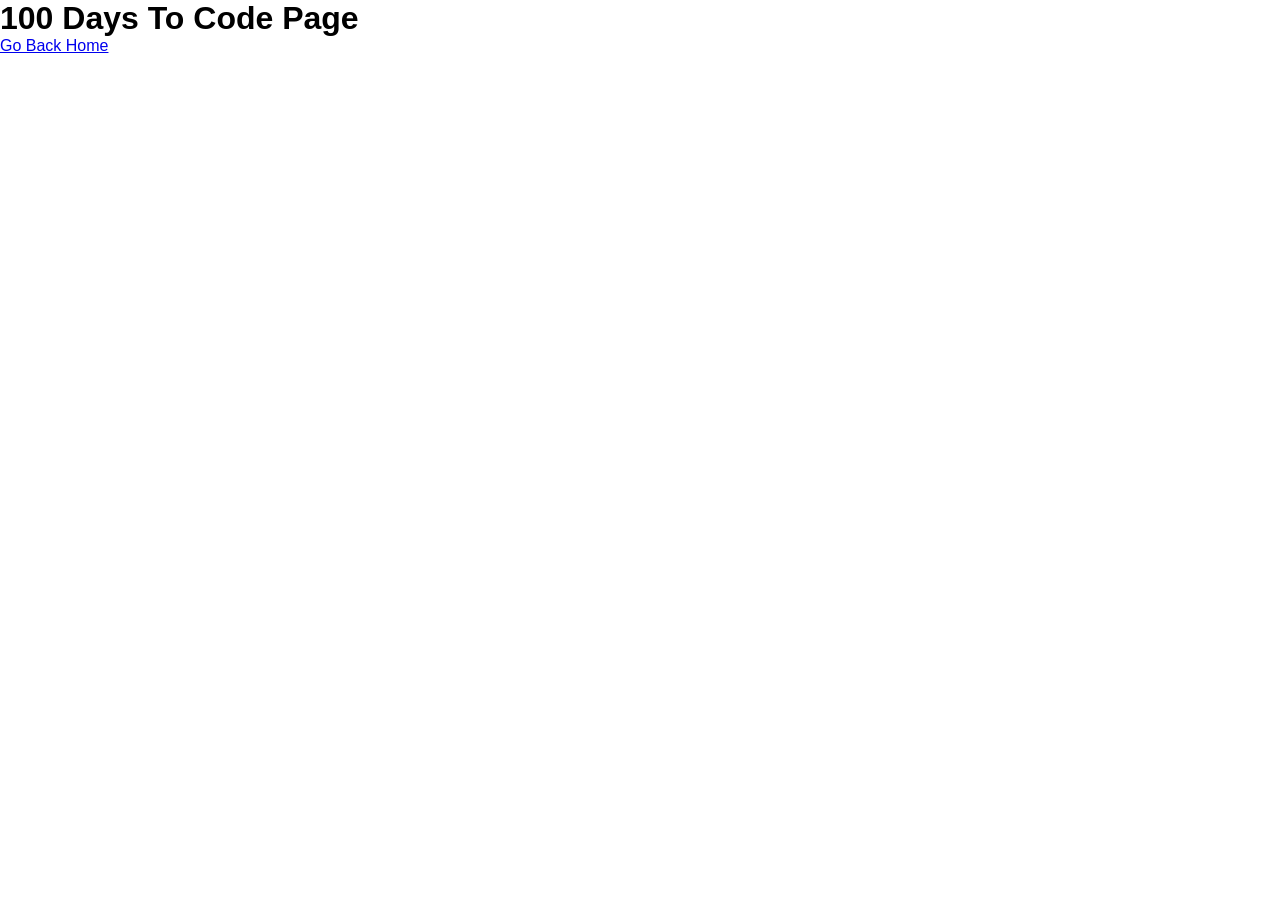
<file: career-platform/code100.html>
<!DOCTYPE html>
<html>

<head>
    <title>100 Days To Code</title>
    <link rel="stylesheet" href="style.css">
</head>

<body>

    <h1>100 Days To Code Page</h1>

    <a href="index.html">
        Go Back Home
    </a>

</body>

</html>
</file>
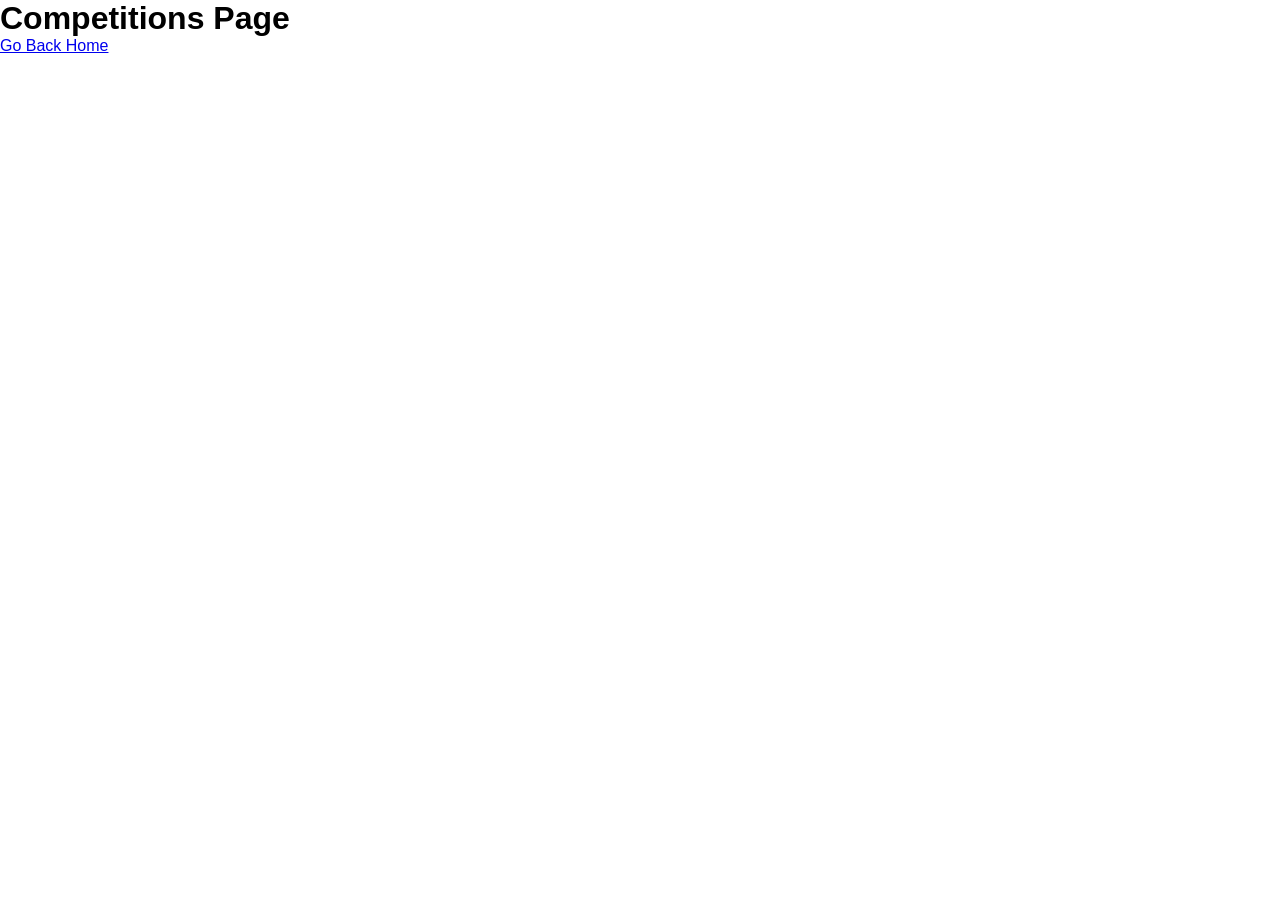
<file: career-platform/competitions.html>
<!DOCTYPE html>
<html>

<head>
    <title>Competitions</title>
    <link rel="stylesheet" href="style.css">
</head>

<body>

    <h1>Competitions Page</h1>

    <a href="index.html">
        Go Back Home
    </a>

</body>

</html>
</file>
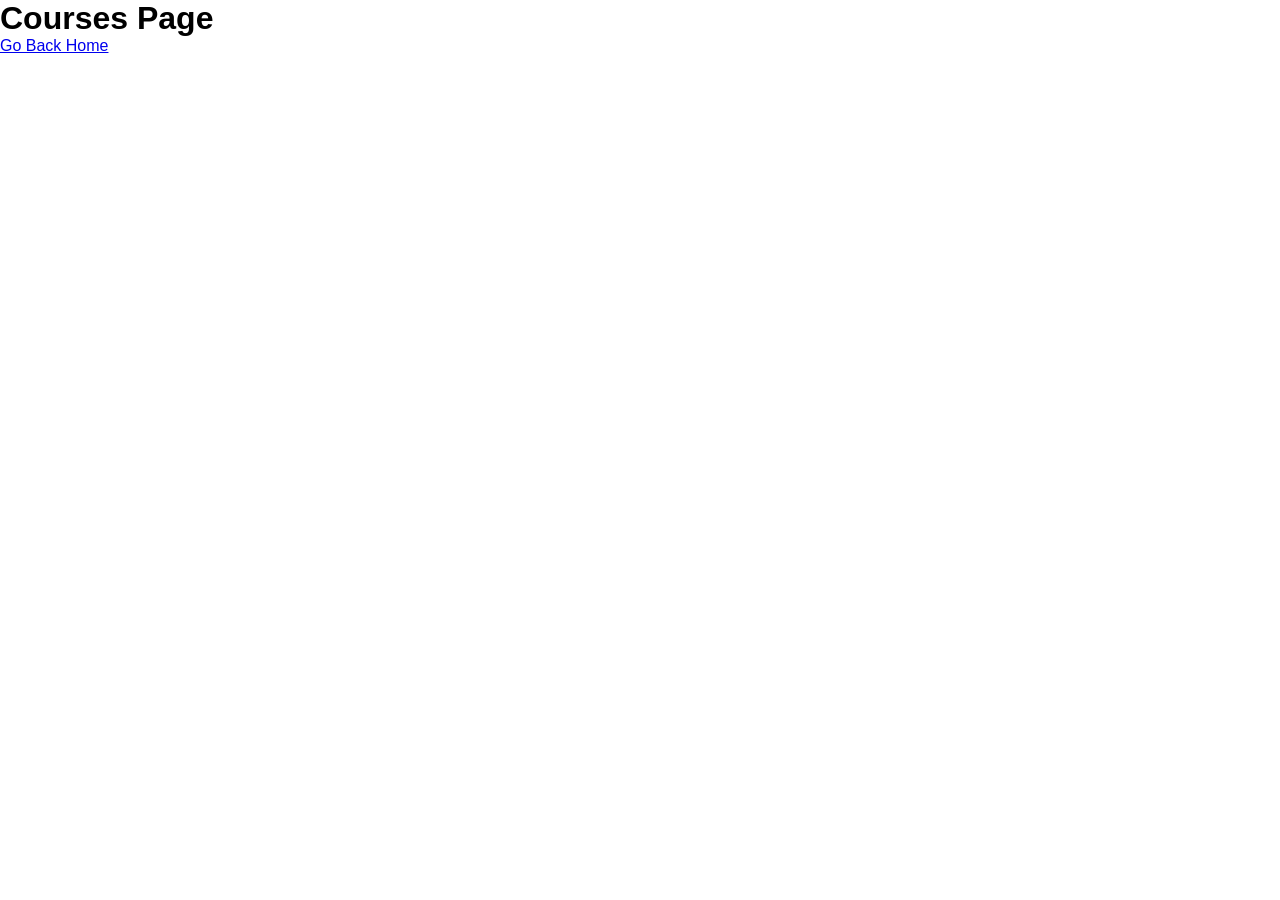
<file: career-platform/courses.html>
<!DOCTYPE html>
<html>

<head>
    <title>Courses</title>
    <link rel="stylesheet" href="style.css">
</head>

<body>

    <h1>Courses Page</h1>

    <a href="index.html">
        Go Back Home
    </a>

</body>

</html>
</file>
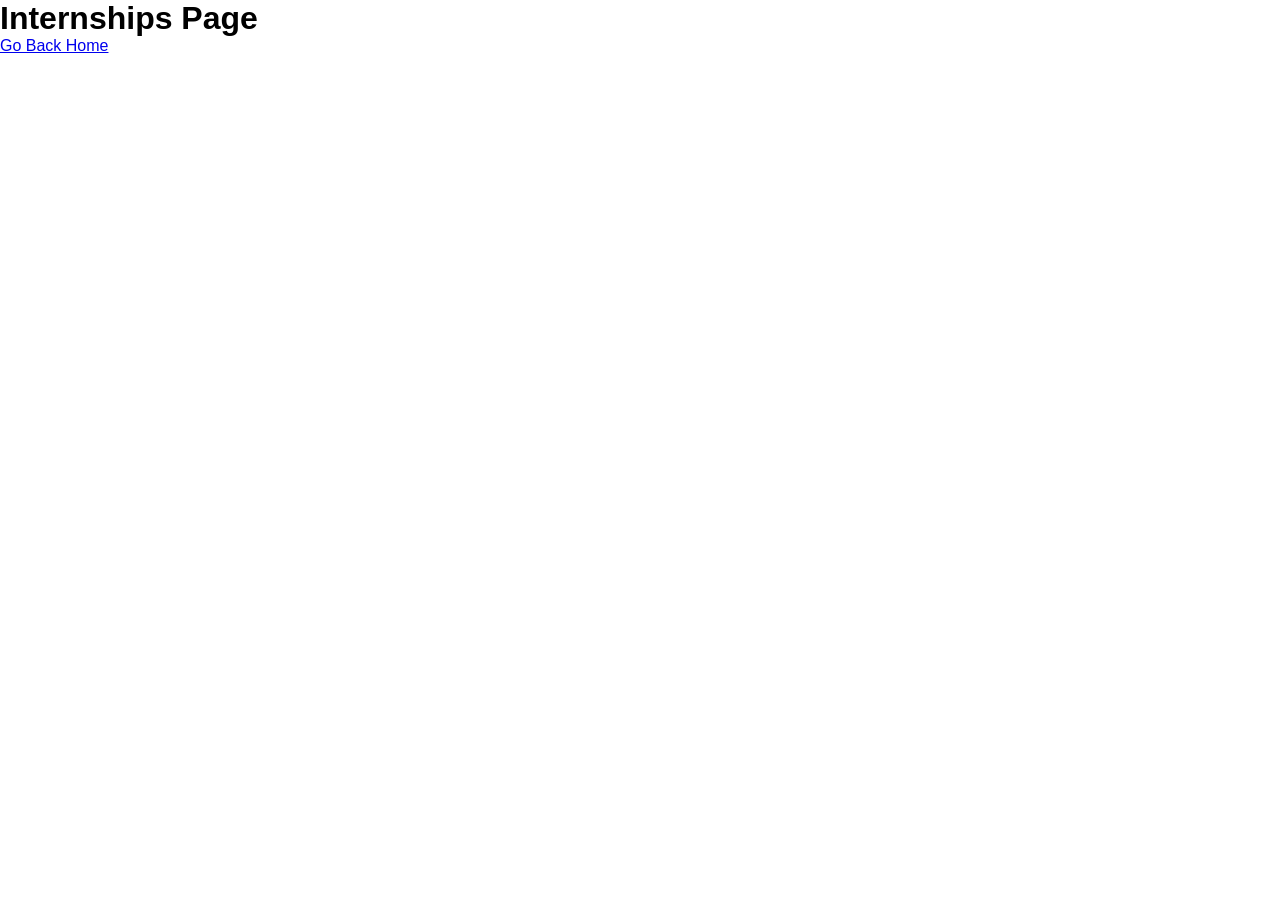
<file: career-platform/internships.html>
<!DOCTYPE html>
<html>

<head>
    <title>Internships</title>
    <link rel="stylesheet" href="style.css">
</head>

<body>

    <h1>Internships Page</h1>

    <a href="index.html">
        Go Back Home
    </a>

</body>

</html>
</file>
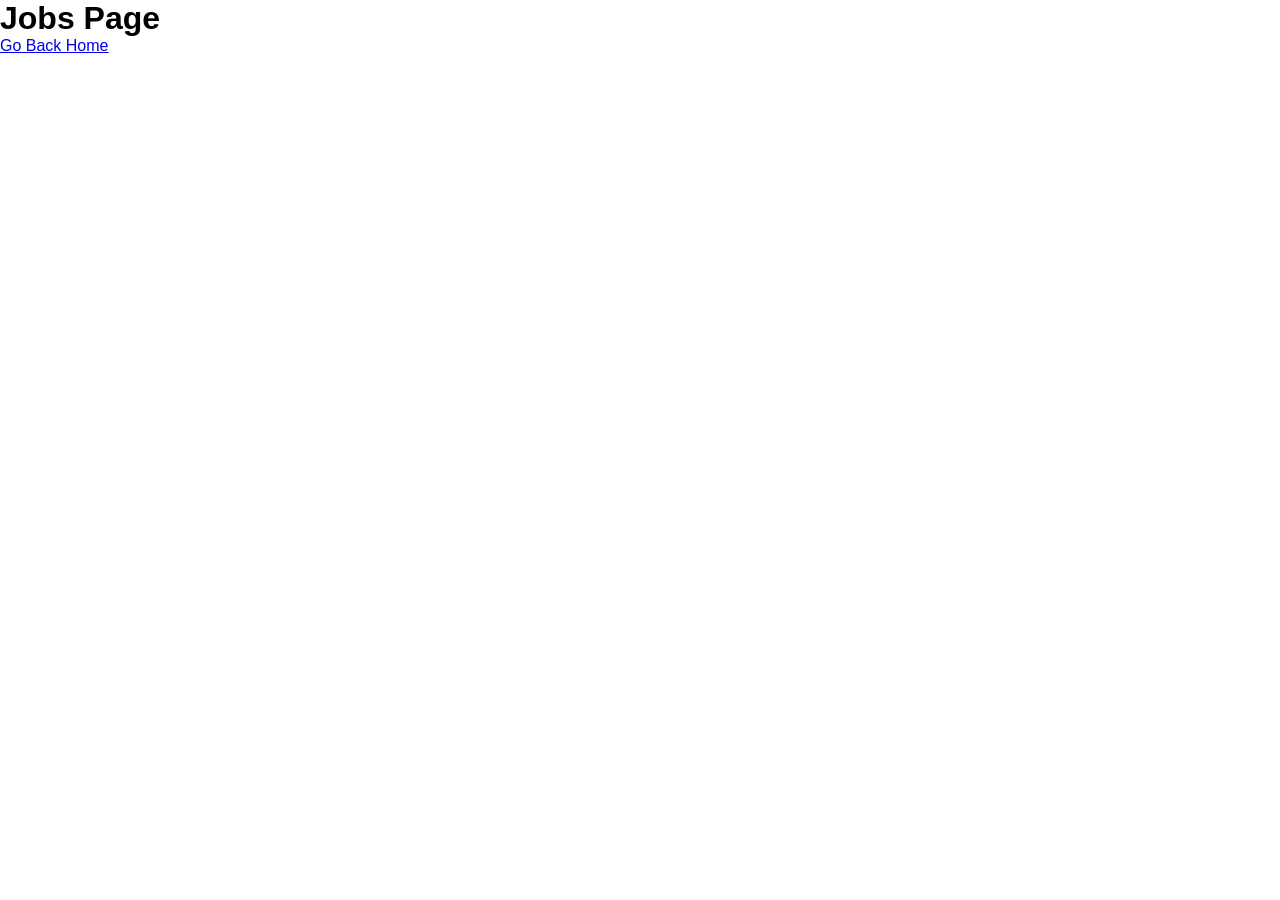
<file: career-platform/jobs.html>
<!DOCTYPE html>
<html>

<head>
    <title>Jobs</title>
    <link rel="stylesheet" href="style.css">
</head>

<body>

    <h1>Jobs Page</h1>

    <a href="index.html">
        Go Back Home
    </a>

</body>

</html>
</file>
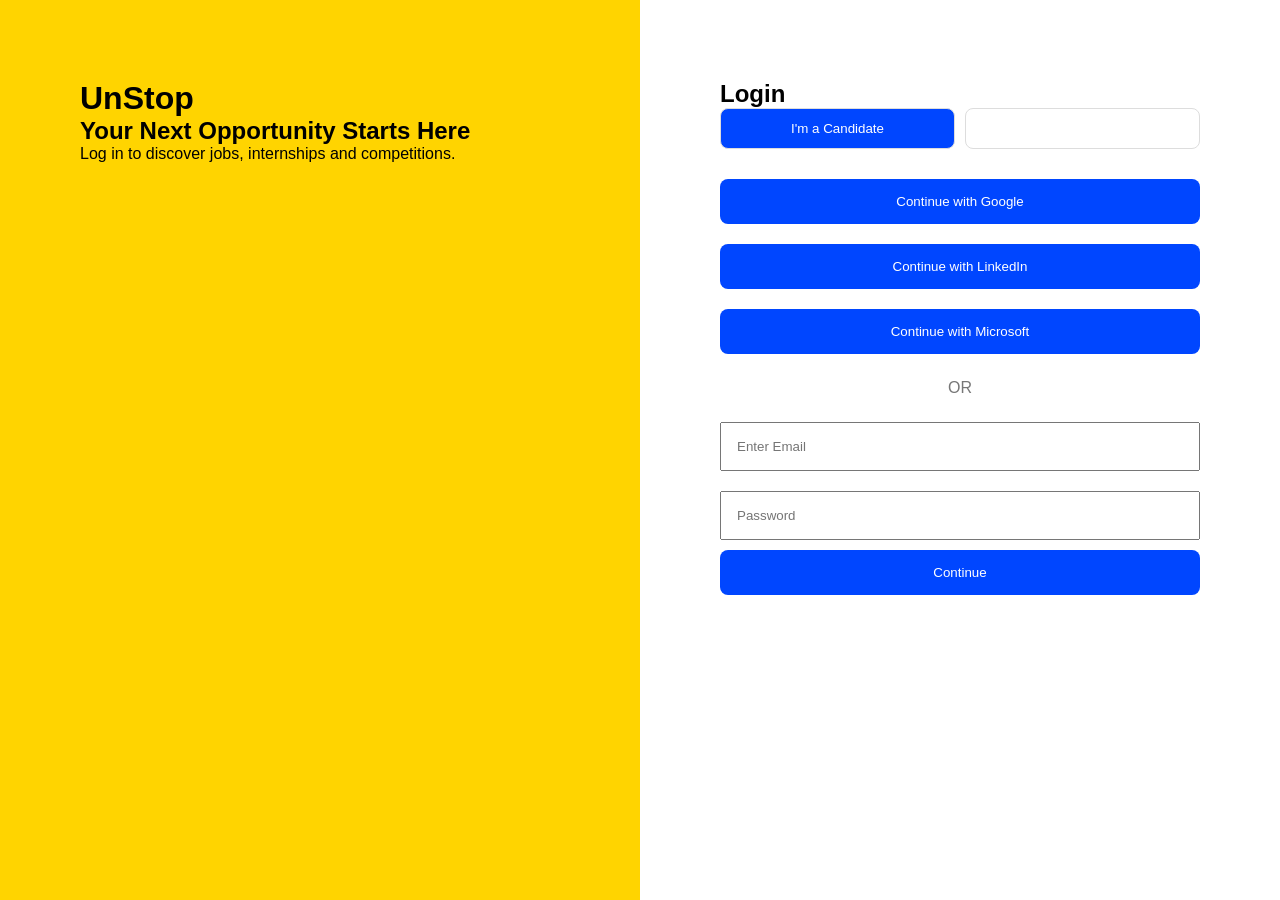
<file: career-platform/login.html>
<!DOCTYPE html>
<html>

<head>
    <title>Login</title>
    <link rel="stylesheet" href="style.css">
</head>

<body>

    <div class="login-page">

        <div class="login-left">

            <h1>UnStop</h1>

            <h2>Your Next Opportunity Starts Here</h2>

            <p>
                Log in to discover jobs,
                internships and competitions.
            </p>

        </div>

        <div class="login-right">

            <h2>Login</h2>

            <div class="account-type">

                <button id="candidateBtn" class="active-btn">
                    I'm a Candidate
                </button>

                <button id="employerBtn">
                    I'm an Employer
                </button>

            </div>

            <button class="social-btn">
                Continue with Google
            </button>

            <button class="social-btn">
                Continue with LinkedIn
            </button>

            <button class="social-btn">
                Continue with Microsoft
            </button>

            <p class="or-text">OR</p>

            <input type="email" id="loginEmail" placeholder="Enter Email">

            <input type="password" id="loginPassword" placeholder="Password">

            <button id="loginBtn">
                Continue
            </button>

        </div>

    </div>

    <script src="script.js"></script>

</body>

</html>
</file>
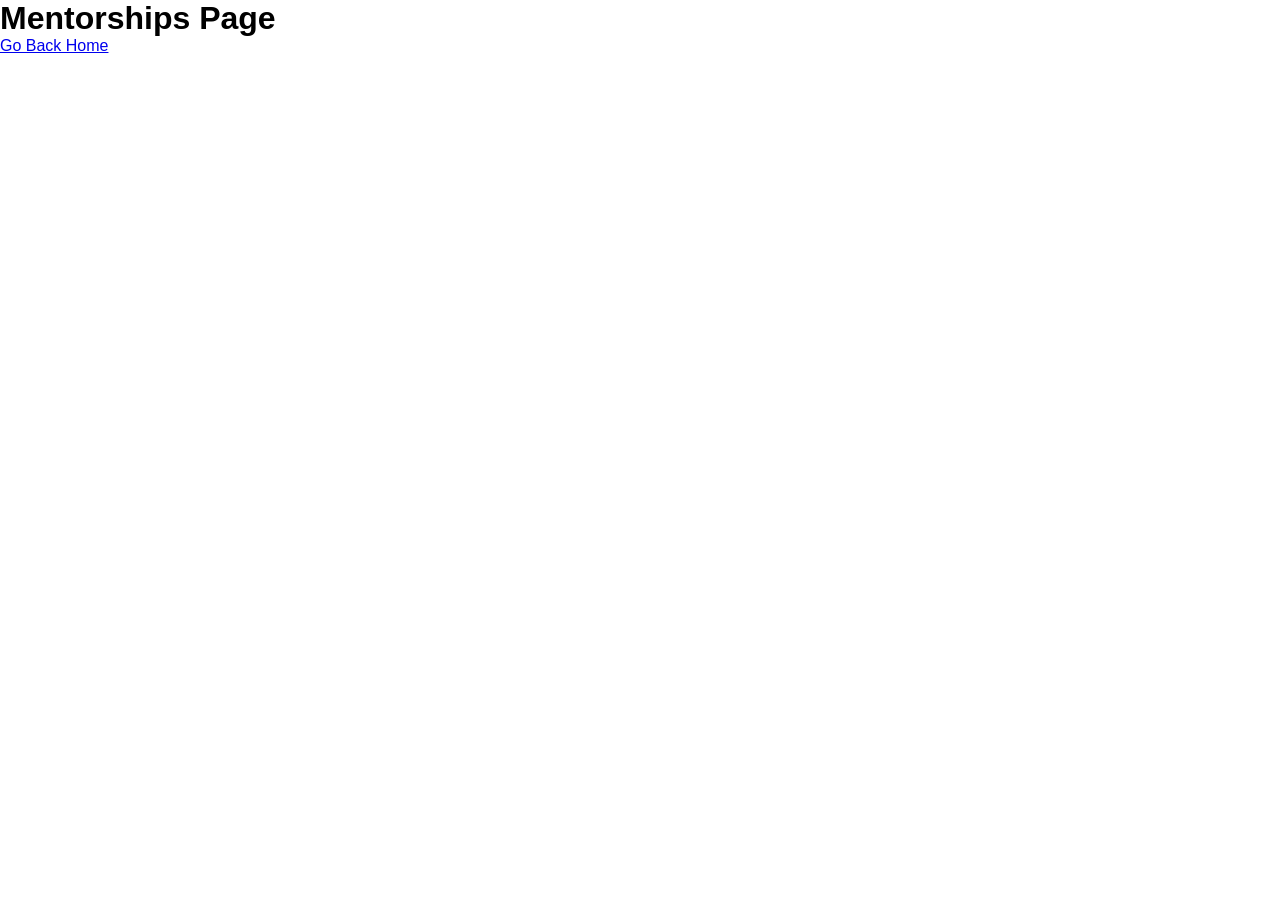
<file: career-platform/mentorships.html>
<!DOCTYPE html>
<html>

<head>
    <title>Mentorships</title>
    <link rel="stylesheet" href="style.css">
</head>

<body>

    <h1>Mentorships Page</h1>

    <a href="index.html">
        Go Back Home
    </a>

</body>

</html>
</file>
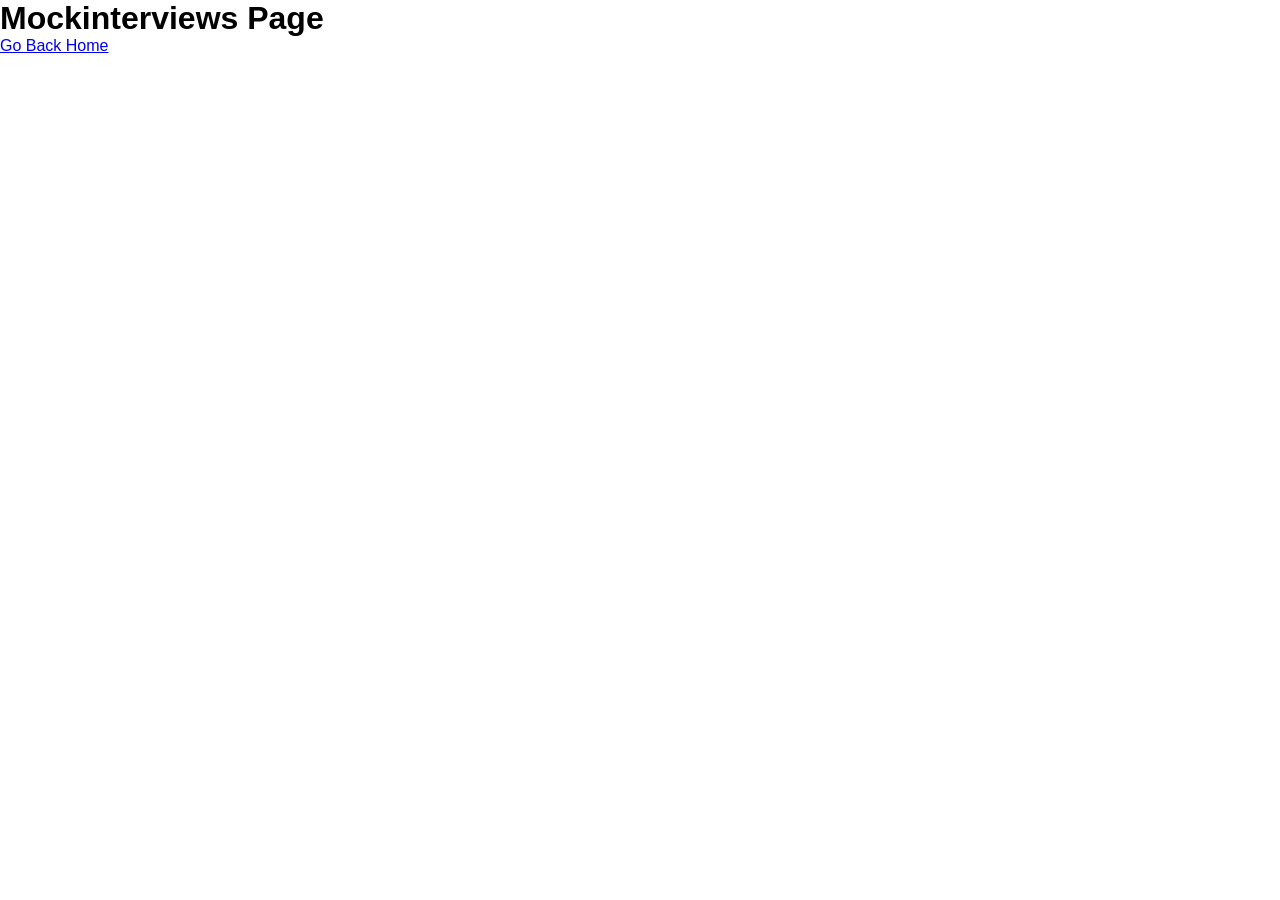
<file: career-platform/mockinterviews.html>
<!DOCTYPE html>
<html>

<head>
    <title>Mockinterviews</title>
    <link rel="stylesheet" href="style.css">
</head>

<body>

    <h1>Mockinterviews Page</h1>

    <a href="index.html">
        Go Back Home
    </a>

</body>

</html>
</file>
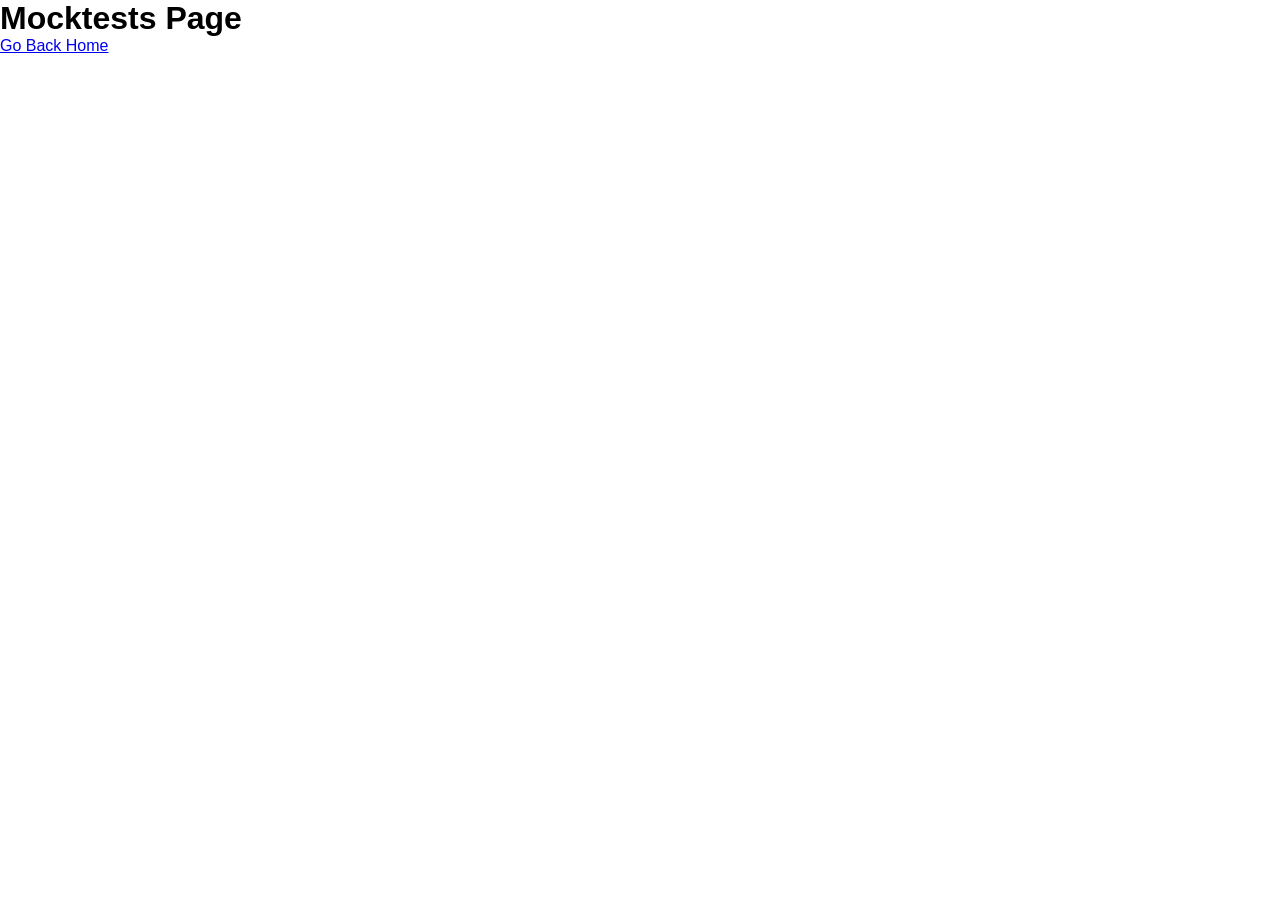
<file: career-platform/mocktests.html>
<!DOCTYPE html>
<html>

<head>
    <title>Mocktests</title>
    <link rel="stylesheet" href="style.css">
</head>

<body>

    <h1>Mocktests Page</h1>

    <a href="index.html">
        Go Back Home
    </a>

</body>

</html>
</file>
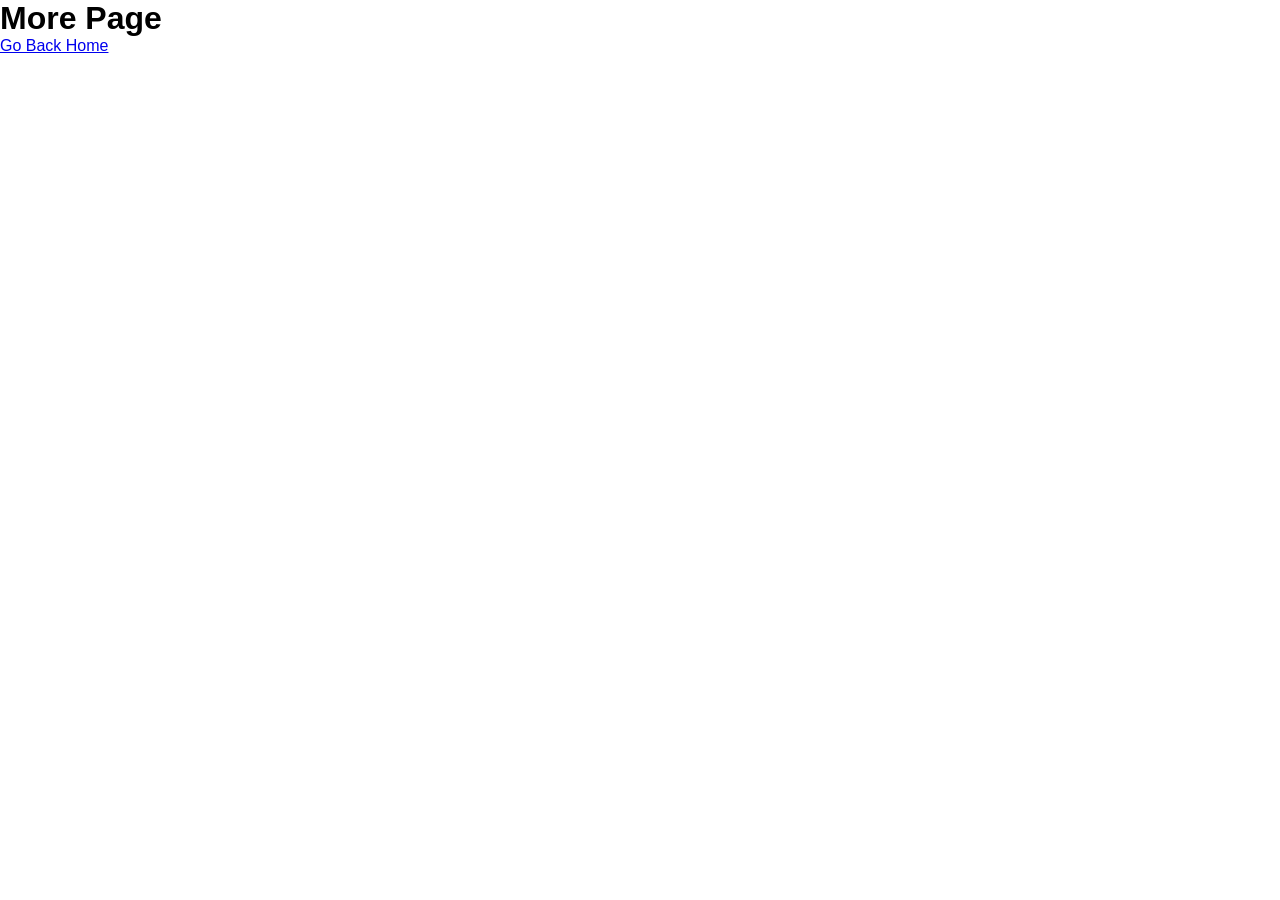
<file: career-platform/more.html>
<!DOCTYPE html>
<html>

<head>
    <title>More</title>
    <link rel="stylesheet" href="style.css">
</head>

<body>

    <h1>More Page</h1>

    <a href="index.html">
        Go Back Home
    </a>

</body>

</html>
</file>
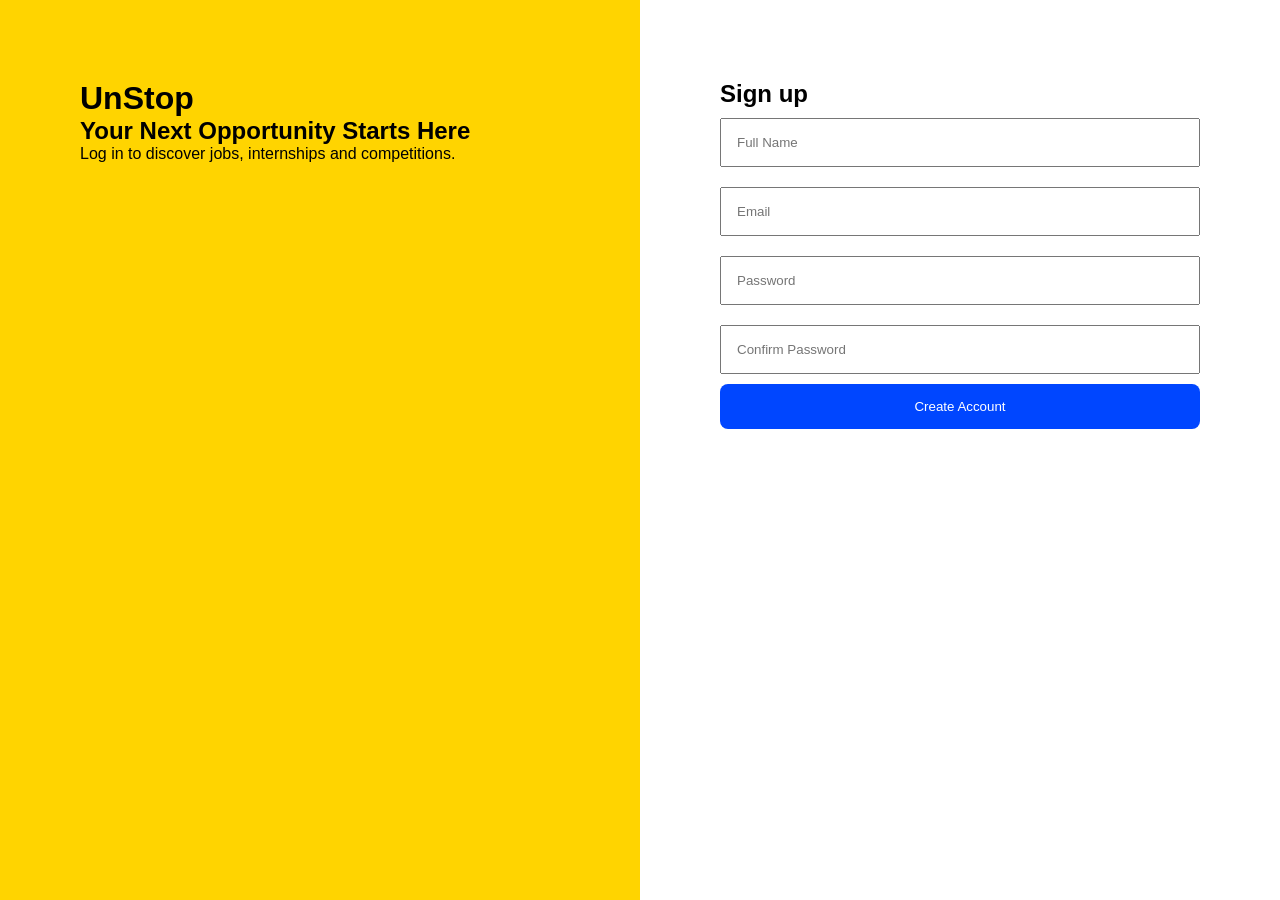
<file: career-platform/signup.html>
<!DOCTYPE html>
<html>

<head>
    <title>Login</title>
    <link rel="stylesheet" href="style.css">
</head>

<body>

    <div class="login-page">

        <div class="login-left">

            <h1>UnStop</h1>

            <h2>Your Next Opportunity Starts Here</h2>

            <p>
                Log in to discover jobs,
                internships and competitions.
            </p>

        </div>

        <div class="login-right">

            <h2>Sign up</h2>

            <input type="text" id="name" placeholder="Full Name">

            <input type="email" id="email" placeholder="Email">

            <input type="password" id="password" placeholder="Password">

            <input type="password" id="confirmPassword" placeholder="Confirm Password">

            <button id="signupBtn">
                Create Account
            </button>

        </div>

    </div>

    <script src="script.js"></script>

</body>

</html>
</file>
<file: career-platform/style.css>
* {
    margin: 0;
    padding: 0;
    box-sizing: border-box;
    font-family: Arial, sans-serif;
}

body {
    background: #f5f7fb;
}

/* Sidebar */

.sidebar {
    width: 250px;
    height: 100vh;
    background: white;
    border-right: 1px solid #ddd;
    position: fixed;
    left: 0;
    top: 0;
}

.logo {
    font-size: 30px;
    font-weight: bold;
    color: #0046ff;
    padding: 25px;
}

.sidebar ul {
    list-style: none;
}

.sidebar ul li {
    padding: 18px 25px;
    cursor: pointer;
    font-size: 16px;
    display: flex;
    gap: 15px;
    align-items: center;
}

.sidebar ul li:hover {
    background: #eef3ff;
}

.active {
    background: #eef3ff;
    color: #0046ff;
    font-weight: bold;
}

/* Main */

.main {
    margin-left: 250px;
    width: calc(100% - 250px);
}

/* Header */

header {
    display: flex;
    justify-content: space-between;
    align-items: center;
    background: white;
    padding: 15px 25px;
    border-bottom: 1px solid #ddd;
    position: sticky;
    top: 0;
    z-index: 100;
}

.search-box {
    display: flex;
    align-items: center;
    background: white;
    width: 600px;
    padding: 12px 18px;
    border-radius: 50px;
    border: 1px solid #ddd;
    box-shadow: 0 2px 8px rgba(0, 0, 0, 0.08);
}

.search-box i {
    color: #666;
    margin-right: 10px;
}

.search-box input {
    border: none;
    outline: none;
    width: 100%;
    font-size: 15px;
    background: transparent;
}

.header-buttons {
    display: flex;
    gap: 15px;
}

.business-btn,
.login-btn {
    padding: 12px 20px;
    border: 1px solid #0046ff;
    background: white;
    color: #0046ff;
    border-radius: 8px;
    cursor: pointer;
}

.signup-btn {
    padding: 12px 20px;
    border: none;
    background: #0046ff;
    color: white;
    border-radius: 8px;
    cursor: pointer;
}

.sidebar a {
    text-decoration: none;
    color: black;
}

.sidebar a:hover {
    color: #0046ff;
}

/* Hero Section */

.hero {
    margin: 30px;
    background: linear-gradient(135deg,
            #0046ff,
            #3d7eff);
    color: white;
    border-radius: 20px;
    padding: 60px;
}

.hero h1 {
    font-size: 45px;
    margin-bottom: 20px;
}

.hero p {
    font-size: 18px;
    max-width: 600px;
    margin-bottom: 25px;
}

.explore-btn {
    padding: 14px 28px;
    border: none;
    border-radius: 10px;
    background: white;
    color: #0046ff;
    font-weight: bold;
    cursor: pointer;
}

.cards {
    margin: 30px;
    display: grid;
    grid-template-columns:
        repeat(auto-fit, minmax(250px, 1fr));
    gap: 20px;
}

.card {
    background: white;
    padding: 25px;
    border-radius: 15px;
    box-shadow: 0 3px 10px rgba(0, 0, 0, 0.1);
}

.card h3 {
    margin-bottom: 10px;
}

.footer {
    margin-left: 250px;
    background: #fff;
    padding: 50px;
    border-top: 1px solid #ddd;
}

.footer-brand {
    margin-bottom: 40px;
}

.footer-brand h1 {
    font-size: 50px;
    color: #003cff;
}

.footer-grid {
    display: grid;
    grid-template-columns: repeat(5, 1fr);
    gap: 30px;
    margin-bottom: 40px;
}

.newsletter {
    margin-top: 30px;
}

.newsletter input {
    padding: 12px;
    width: 250px;
}

.newsletter button {
    padding: 12px 20px;
    background: #0046ff;
    color: white;
    border: none;
}

.footer-bottom {
    margin-top: 40px;
    border-top: 1px solid #ddd;
    padding-top: 20px;
}

.modal {
    display: none;
    position: fixed;
    top: 0;
    left: 0;
    width: 100%;
    height: 100%;
    background: rgba(0, 0, 0, 0.5);
}

.modal-content {
    width: 350px;
    background: white;
    margin: 100px auto;
    padding: 25px;
    border-radius: 12px;
}

.modal-content input {
    width: 100%;
    padding: 12px;
    margin: 10px 0;
}

.modal-content button {
    width: 100%;
    padding: 12px;
    background: #0046ff;
    color: white;
    border: none;
    border-radius: 8px;
}

.close,
.close2 {
    float: right;
    font-size: 25px;
    cursor: pointer;
}

.categories {
    margin: 30px;
    display: grid;
    grid-template-columns: repeat(auto-fit, minmax(150px, 1fr));
    gap: 20px;
}

.category-card {
    background: white;
    padding: 25px;
    border-radius: 15px;
    text-align: center;
    box-shadow: 0 2px 10px rgba(0, 0, 0, 0.08);
    cursor: pointer;
    transition: 0.3s;
}

.category-card:hover {
    transform: translateY(-5px);
}

.category-card i {
    font-size: 35px;
    color: #0046ff;
    margin-bottom: 15px;
}

.category-card h3 {
    font-size: 16px;
}

.category-link {
    text-decoration: none;
    color: inherit;
}

.login-page {
    display: flex;
    min-height: 100vh;
}

.login-left {
    width: 50%;
    background: #ffd400;
    padding: 80px;
}

.login-right {
    width: 50%;
    background: white;
    padding: 80px;
}

.login-right input {
    width: 100%;
    padding: 15px;
    margin: 10px 0;
}

.login-right button {
    width: 100%;
    padding: 15px;
    background: #0046ff;
    color: white;
    border: none;
    border-radius: 8px;
}

.account-type {
    display: flex;
    gap: 10px;
    margin-bottom: 20px;
}

.account-type button {
    flex: 1;
    padding: 12px;
    border: 1px solid #ddd;
    background: white;
    cursor: pointer;
}

.active-btn {
    background: #0046ff !important;
    color: white;
}

.social-btn {
    width: 100%;
    padding: 12px;
    margin: 10px 0;
    border: 1px solid #ddd;
    background: white;
    cursor: pointer;
}

.or-text {
    text-align: center;
    margin: 15px 0;
    color: #777;
}

.login-btn,
.signup-btn,
.business-btn {
    padding: 10px 18px;
    border-radius: 30px;
    border: none;
    cursor: pointer;
    font-weight: 600;
}

.signup-btn {
    background: #2563eb;
    color: white;
}

* {
    margin: 0;
    padding: 0;
    box-sizing: border-box;
    font-family: Arial, sans-serif;
}

.footer {
    padding: 50px 100px;
    background: #fff;
}

.footer-top {
    display: flex;
    justify-content: space-between;
    align-items: center;
    margin-bottom: 30px;
}

.logo-section img {
    width: 130px;
}

.logo-section p {
    margin-top: 10px;
    color: #555;
}

.social-icons {
    display: flex;
    gap: 20px;
    font-size: 24px;
    cursor: pointer;
}

.footer hr {
    margin: 30px 0;
    border: 1px dashed #ddd;
}

.footer-grid {
    display: grid;
    grid-template-columns:
        1fr 1fr 1fr 1fr 1.4fr;
    gap: 40px;
}

.column h3 {
    margin-bottom: 15px;
    margin-top: 25px;
}

.column a {
    display: block;
    text-decoration: none;
    color: #666;
    margin-bottom: 10px;
}

.column a:hover {
    color: #007bff;
}

.right-section img {
    max-width: 100%;
    margin-bottom: 20px;
}

.right-section a {
    display: block;
    margin-bottom: 15px;
    text-decoration: none;
    font-weight: 600;
    color: black;
}

.right-section h2 {
    margin-top: 20px;
}

.right-section p {
    margin: 15px 0;
    color: #666;
    line-height: 1.6;
}

.newsletter {
    display: flex;
    margin-top: 15px;
}

.newsletter input {
    flex: 1;
    padding: 12px;
    border: 1px solid #ddd;
    outline: none;
}

.newsletter button {
    padding: 12px 18px;
    background: #007bff;
    color: white;
    border: none;
    cursor: pointer;
}

.app-buttons {
    display: flex;
    gap: 10px;
    margin-top: 25px;
}

.app-buttons img {
    width: 140px;
}

@media(max-width:992px) {

    .footer {
        padding: 40px;
    }

    .footer-grid {
        grid-template-columns: 1fr 1fr;
    }

}

@media(max-width:768px) {

    .footer-top {
        flex-direction: column;
        gap: 20px;
    }

    .footer-grid {
        grid-template-columns: 1fr;
    }

}

.logo {
    display: flex;
    align-items: center;
    gap: 8px;
}

.logo-circle {
    width: 65px;
    height: 65px;
    border-radius: 50%;
    background: #0c4da2;
    color: white;
    display: flex;
    justify-content: center;
    align-items: center;
    font-size: 32px;
    font-weight: bold;
}

.logo span {
    font-size: 48px;
    font-weight: 700;
    color: #0c4da2;
}

.tagline {
    margin-top: 12px;
    color: #666;
}

.sidebar-logo {
    display: flex;
    align-items: center;
    gap: 4px;
    padding: 10px 15px;
}

.sidebar-logo-circle {
    width: 28px;
    height: 28px;
    border-radius: 50%;
    background: #0C4DA2;
    color: white;
    display: flex;
    align-items: center;
    justify-content: center;
    font-size: 14px;
    font-weight: bold;
    text-transform: lowercase;
}

.sidebar-logo-text {
    font-size: 22px;
    font-weight: 600;
    color: #222;
}

.hiring-banner {
    margin-bottom: 30px;
}

.we-text {
    font-size: 48px;
    font-weight: 800;
    color: #0c74d4;
    display: block;
    line-height: 1;
}

.hiring-badge {
    display: inline-block;
    background: #ffd633;
    padding: 6px 18px;
    border-radius: 30px;
    font-weight: 700;
    margin-top: 5px;
}

.newsletter {
    display: flex;
    margin-top: 15px;
    border-radius: 8px;
    overflow: hidden;
}

.newsletter input {
    flex: 1;
    padding: 14px;
    border: none;
    background: #f3f6fa;
}

.newsletter button {
    width: 55px;
    border: none;
    background: #0c74d4;
    color: white;
    cursor: pointer;
}

.app-buttons {
    display: flex;
    gap: 12px;
    margin-top: 25px;
}

.app-buttons img {
    width: 140px;
    height: auto;
}

.jobs-location {
    margin-top: 50px;
    padding-top: 30px;
    border-top: 1px solid #e5e5e5;
}

.jobs-location h3 {
    margin-bottom: 20px;
}

.location-grid {
    display: grid;
    grid-template-columns: repeat(6, minmax(150px, 1fr));
    gap: 15px 25px;
}

.location-grid a {
    text-decoration: none;
    color: #666;
    white-space: nowrap;
    overflow: hidden;
    text-overflow: ellipsis;
}

.location-grid a:hover {
    color: #0C74D4;
}

#viewMoreBtn {
    margin-top: 20px;
    background: none;
    border: none;
    cursor: pointer;
    font-size: 15px;
}

.footer-bottom {
    display: flex;
    justify-content: space-between;
    align-items: center;
    padding: 20px 0;
    border-top: 1px solid #e5e5e5;
    font-size: 14px;
    color: #666;
}

.footer-bottom p {
    margin: 0;
}

.footer-bottom p {
    margin: 8px 0;
    color: #666;
    font-size: 14px;
}

.certification-section {
    margin-top: 30px;
    padding-top: 20px;
    border-top: 1px solid #eee;

    display: flex;
    justify-content: center;
    align-items: center;
    flex-wrap: wrap;
    gap: 25px;
}

.certification-section img {
    height: 40px;
    width: auto;
    margin: 0 15px;
}

.payment-row {
    display: flex;
    justify-content: space-between;
    align-items: center;
    flex-wrap: wrap;
    padding: 20px 0;
    border-top: 1px solid #ddd;
}

.payment-methods,
.security-certificates {
    display: flex;
    align-items: center;
    gap: 15px;
}

.payment-methods img {
    height: 35px;
    width: auto;
}

.security-certificates img {
    height: 60px;
    width: auto;
}

.view-more-section {
    margin-top: 20px;
}

#viewMoreBtn,
#viewLessBtn {
    background: none;
    border: none;
    font-size: 18px;
    cursor: pointer;
    color: #333;
    padding: 10px 0;
}


.footer-column {
    flex: 1;
}

#moreContent {
    display: none;
    margin-top: 20px;
}

.footer-section {
    margin-top: 40px;
    margin-bottom: 30px;
}

.footer-section h4 {
    margin-bottom: 20px;
}

.footer-section p {
    margin: 6px 0;
}

#viewLessBtn {
    float: left;
    border: none;
    background: none;
    cursor: pointer;
    font-size: 18px;
    margin-top: 20px;
}

.footer-section {
    margin-top: 30px;
}

.footer-section h3 {
    margin-bottom: 20px;
    font-size: 18px;
}

.footer-section .location-grid {
    display: grid;
    grid-template-columns: repeat(6, 1fr);
    gap: 15px;
}

.footer-section .location-grid a {
    text-decoration: none;
    color: #666;
}

.footer-section .location-grid a:hover {
    color: #0C74D4;
}

/* =========================================
   EXACT UNSTOP LEFT LAYOUT + HOVER SIDEBAR
========================================= */

/* body */
body {
    background: #ffffff;
}

/* TOP + LEFT FULL WRAPPER */
.unstop-layout {
    position: fixed;
    top: 0;
    left: 0;
    width: 180px;
    height: 100vh;
    z-index: 999;
    background: #fff;
}

/* TOP STRIP : menu + unstop */
.top-left-strip {
    height: 72px;
    display: flex;
    align-items: center;
    gap: 12px;
    padding: 12px 16px 0 16px;
    background: #fff;
    border-bottom: 1px solid #edf1f7;
    border-right: 1px solid #edf1f7;
    box-sizing: border-box;
}

.top-menu-btn {
    width: 28px;
    height: 28px;
    border: none;
    background: transparent;
    cursor: pointer;
    font-size: 16px;
    color: #222;
    border-radius: 6px;
}

.top-menu-btn:hover {
    background: #f2f6ff;
}

.top-unstop-logo {
    display: flex;
    align-items: center;
    gap: 2px;
}

.top-un-circle {
    width: 38px;
    height: 38px;
    border-radius: 50%;
    background: #0d5fd3;
    color: #fff;
    display: flex;
    align-items: center;
    justify-content: center;
    font-size: 23px;
    font-weight: 700;
    line-height: 1;
    text-transform: lowercase;
}

.top-stop-text {
    font-size: 23px;
    font-weight: 700;
    color: #0f172a;
    margin-left: -1px;
}

/* LOWER LEFT AREA */
.left-lower-area {
    display: flex;
    height: calc(100vh - 150px);
}

/* PROFILE SIDEBAR */
.profile-sidebar {
    width: 96px;
    background: #f8f9fb;
    border-right: 1px solid #edf1f7;
    display: flex;
    flex-direction: column;
    align-items: center;
    padding-top: 18px;
    position: relative;
}

.profile-item {
    display: flex;
    flex-direction: column;
    align-items: center;
    margin-bottom: 28px;
    cursor: pointer;
}

.profile-icon {
    width: 26px;
    height: 26px;
    border-radius: 50%;
    display: flex;
    align-items: center;
    justify-content: center;
    color: #fff;
    font-size: 12px;
    margin-bottom: 6px;
}

.profile-item span {
    font-size: 12px;
    color: #222;
    font-weight: 500;
    line-height: 1.2;
}

.talent-icon {
    background: linear-gradient(135deg, #66a6ff, #d78cff);
}

.mentor-icon {
    background: linear-gradient(135deg, #27c765, #3478ff);
}

.recruiter-icon {
    background: linear-gradient(135deg, #4d91ff, #f2a638);
}

.left-bottom-logout {
    position: absolute;
    bottom: 18px;
    left: 50%;
    transform: translateX(-50%);
    font-size: 16px;
    color: #222;
    cursor: pointer;
}

/* ICON SIDEBAR */
.icon-sidebar {
    width: 92px;
    background: #fff;
    border-right: 1px solid #edf1f7;
    padding: 16px 10px 20px;
    overflow: hidden;
    transition: width 0.28s ease;
    box-shadow: 2px 0 8px rgba(0, 0, 0, 0.03);
}

/* hover kelyavar expand */
.hover-expand-sidebar:hover {
    width: 255px;
}

/* + button */
.post-toggle-btn {
    width: 52px;
    height: 52px;
    border-radius: 50%;
    border: none;
    background: linear-gradient(135deg, #0047c7, #0f6cff);
    color: #fff;
    margin: 0 auto 18px;
    display: flex;
    align-items: center;
    justify-content: center;
    cursor: pointer;
    transition: all 0.28s ease;
    box-shadow: 0 8px 18px rgba(13, 95, 211, 0.18);
}

.plus-icon {
    font-size: 28px;
    line-height: 1;
}

.post-label {
    display: none;
    font-size: 15px;
    font-weight: 600;
    margin-left: 6px;
}

/* hover वर + Post full button */
.hover-expand-sidebar:hover .post-toggle-btn {
    width: 100%;
    height: 42px;
    border-radius: 24px;
    background: #f4f8ff;
    border: 1px solid #d9e7ff;
    color: #0d5fd3;
    gap: 4px;
}

.hover-expand-sidebar:hover .post-label {
    display: inline-block;
}

/* menu list */
.icon-menu-list {
    display: flex;
    flex-direction: column;
    gap: 4px;
}

.icon-menu-item {
    display: flex;
    align-items: center;
    gap: 14px;
    min-height: 40px;
    padding: 0 12px;
    border-radius: 12px;
    text-decoration: none;
    color: #1f2937;
    font-size: 14px;
    font-weight: 500;
    white-space: nowrap;
    transition: all 0.22s ease;
}

.icon-menu-item i {
    min-width: 18px;
    text-align: center;
    font-size: 16px;
}

/* collapsed = icons only */
.icon-menu-item span {
    display: none;
}

.icon-sidebar:not(:hover) .icon-menu-item {
    justify-content: center;
    padding: 0;
}

.hover-expand-sidebar:hover .icon-menu-item span {
    display: inline;
}

.icon-menu-item:hover {
    background: #f4f8ff;
    color: #0d5fd3;
}

.icon-menu-item.active {
    background: #f3f7ff;
    color: #0d5fd3;
}

.more-row {
    justify-content: space-between;
}

.more-left {
    display: flex;
    align-items: center;
    gap: 14px;
}

.more-arrow {
    display: none;
    font-size: 13px;
}

.hover-expand-sidebar:hover .more-arrow {
    display: inline-block;
}

/* MAIN CONTENT SHIFT */
.main {
    margin-left: 150px;
    padding: 0 12px 30px 0;
    transition: margin-left 0.28s ease;
}

/* hover sidebar open zalyavar main thoda shift */
.unstop-layout:has(.hover-expand-sidebar:hover)~.main {
    margin-left: 300px;
}

/* HEADER / SEARCH */
.main-header {
    display: flex;
    align-items: center;
    justify-content: flex-start;
    gap: 12px;
    padding: 10px 0 14px 0;
    background: #fff;
    position: sticky;
    top: 0;
    z-index: 100;
    margin-left: -48px;
}

.search-box {
    width: calc(100% - 20px);
    max-width: 100%;
    height: 54px;
    border: 1px solid #eceff4;
    border-radius: 30px;
    display: flex;
    align-items: center;
    gap: 12px;
    padding: 0 20px;
    background: #fff;
    box-shadow: 0 2px 8px rgba(0, 0, 0, 0.03);
    margin-left: 250px;
}

.search-box i {
    font-size: 18px;
    color: #6b7280;
}

.search-box input {
    border: none;
    outline: none;
    width: 100%;
    font-size: 16px;
    background: transparent;
}

/* जर header-buttons असतील तर right ला ढकल */
.header-buttons {
    margin-left: auto;
    display: flex;
    align-items: center;
    gap: 10px;
}

/* hero/content thoda top neat */
.hero {
    margin-top: 6px;
}

/* responsive */
@media (max-width: 1200px) {
    .search-box {
        width: 650px;
    }
}

@media (max-width: 1024px) {
    .main {
        margin-left: 180px;
    }

    .search-box {
        width: 100%;
    }
}
</file>
